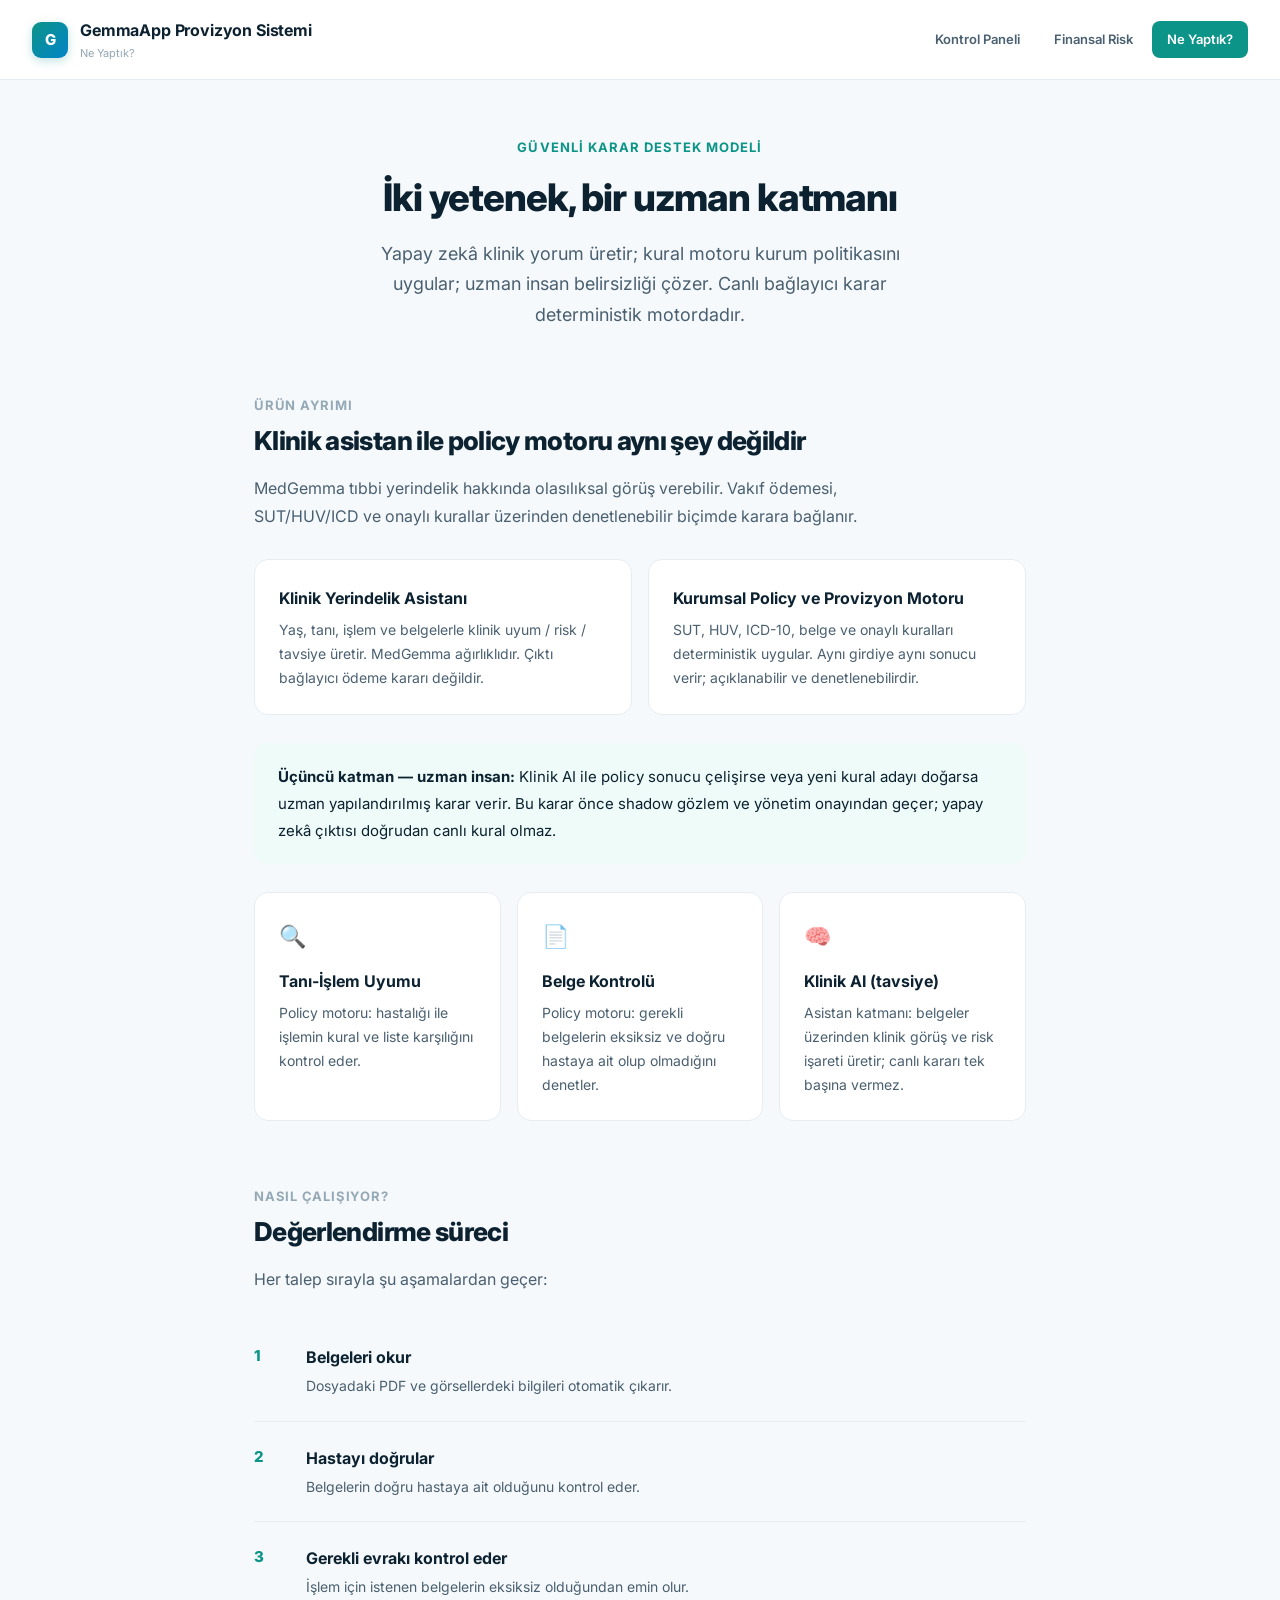
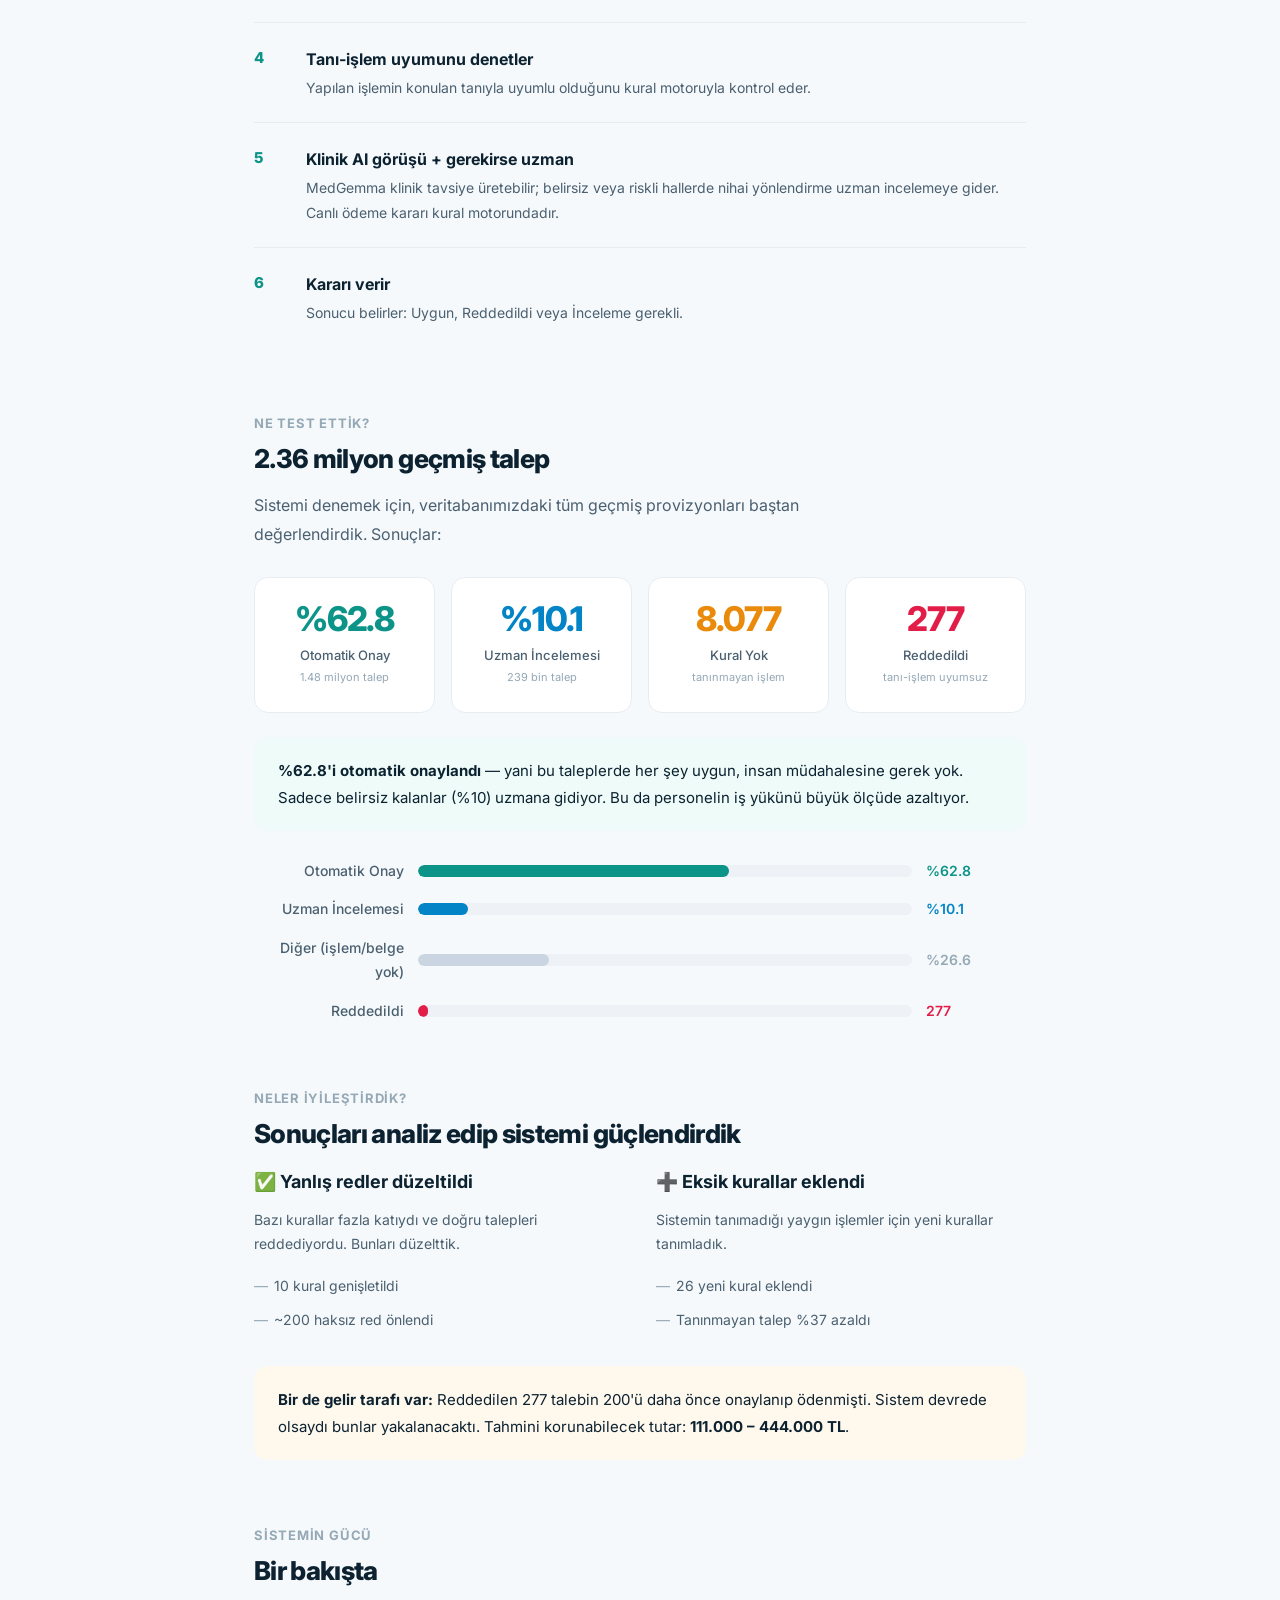
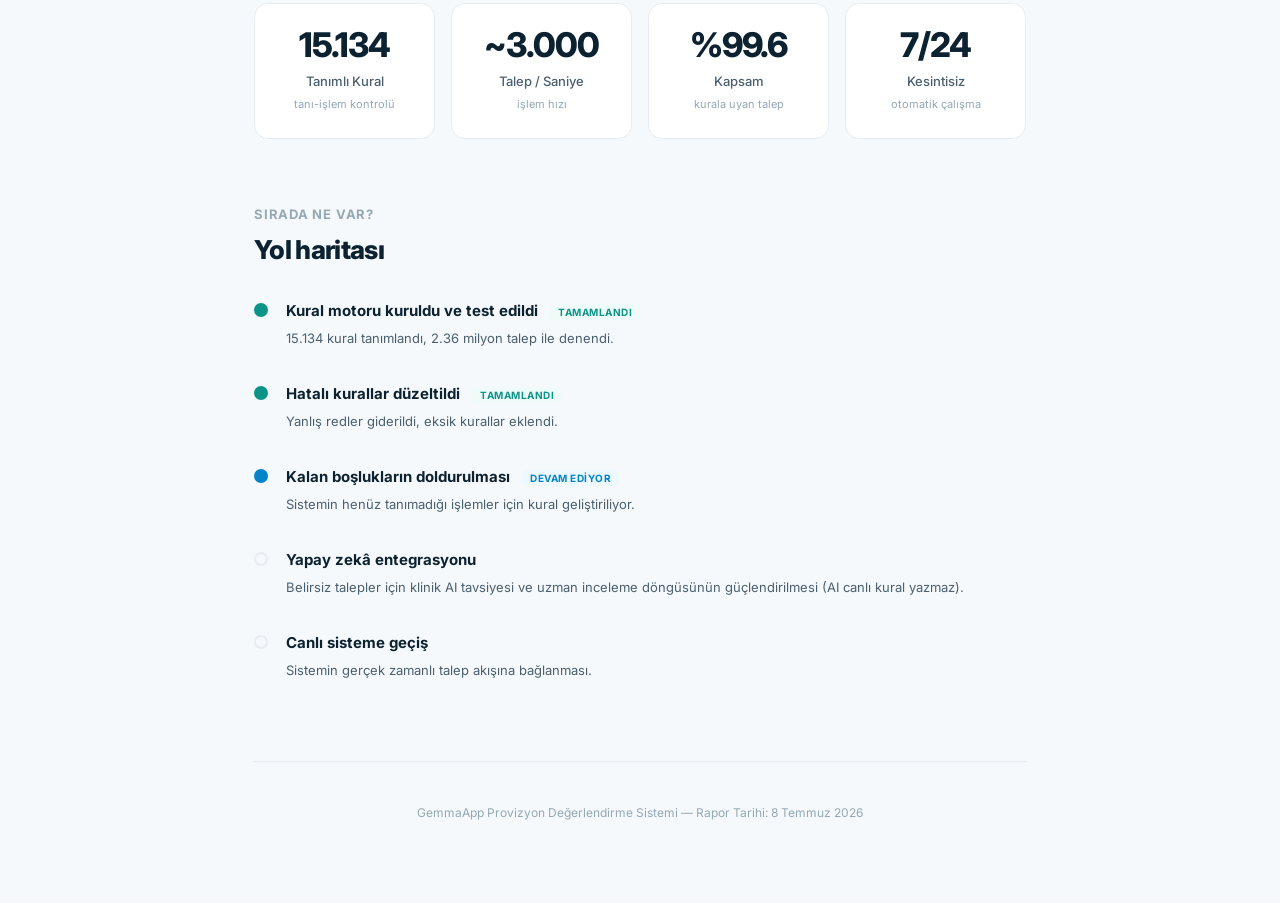
<file: provizyon/provizyon_engine/static/yonetici.html>
<!DOCTYPE html>
<html lang="tr">
<head>
<meta charset="UTF-8">
<meta name="viewport" content="width=device-width, initial-scale=1.0">
<title>Ne Yaptık?</title>
<link href="https://fonts.googleapis.com/css2?family=Inter:wght@400;500;600;700;800&display=swap" rel="stylesheet">
<style>
*{margin:0;padding:0;box-sizing:border-box}
:root{
  --bg:#f6f9fb;--card:#ffffff;--border:#e6edf2;
  --text:#0c2231;--text2:#4a6070;--text3:#94a8b5;
  --accent:#0d9488;--accent-soft:#eefbf8;
  --green:#0d9488;--green-soft:#eefbf8;
  --red:#e11d48;--red-soft:#fff1f4;
  --amber:#ea8a0b;--amber-soft:#fff8ed;
  --blue:#0284c7;--blue-soft:#eef8ff;
  --radius:14px;
}
body{background:var(--bg);color:var(--text);font-family:'Inter',system-ui,sans-serif;font-size:15px;line-height:1.75;-webkit-font-smoothing:antialiased}

.topbar{background:#fff;border-bottom:1px solid var(--border);padding:16px 32px;display:flex;align-items:center;justify-content:space-between;position:sticky;top:0;z-index:50}
.topbar-left{display:flex;align-items:center;gap:12px}
.mark{width:36px;height:36px;background:linear-gradient(135deg,#0d9488,#0284c7);border-radius:9px;display:flex;align-items:center;justify-content:center;color:#fff;font-weight:800;font-size:15px;box-shadow:0 3px 10px rgba(13,148,136,.25)}
.topbar h1{font-size:16px;font-weight:700;letter-spacing:-.01em}
.topbar-sub{font-size:11px;color:var(--text3)}
.nav{display:flex;gap:4px}
.nav a{padding:7px 15px;border-radius:8px;font-size:13px;font-weight:600;text-decoration:none;color:var(--text2);transition:.15s}
.nav a:hover{background:var(--bg)}
.nav a.active{background:var(--accent);color:#fff}

.wrap{max-width:820px;margin:0 auto;padding:56px 24px 80px}

.hero{text-align:center;margin-bottom:64px}
.hero .eyebrow{font-size:13px;font-weight:700;letter-spacing:.08em;text-transform:uppercase;color:var(--accent);margin-bottom:16px}
.hero h2{font-size:38px;font-weight:800;letter-spacing:-.03em;line-height:1.2;margin-bottom:18px}
.hero p{font-size:18px;color:var(--text2);max-width:560px;margin:0 auto;line-height:1.7}

.section{margin-bottom:64px}
.section h3{font-size:13px;font-weight:700;letter-spacing:.06em;text-transform:uppercase;color:var(--text3);margin-bottom:8px}
.section h4{font-size:26px;font-weight:800;letter-spacing:-.025em;margin-bottom:16px;line-height:1.25}
.section .lead{font-size:16px;color:var(--text2);margin-bottom:28px;line-height:1.8;max-width:640px}

.steps{display:flex;flex-direction:column;gap:0}
.step{display:flex;gap:20px;padding:22px 0;border-bottom:1px solid var(--border)}
.step:last-child{border-bottom:none}
.step-num{font-size:15px;font-weight:800;color:var(--accent);width:32px;flex-shrink:0}
.step-body h5{font-size:16px;font-weight:700;margin-bottom:3px}
.step-body p{font-size:14px;color:var(--text2)}

.cards{display:grid;grid-template-columns:1fr 1fr 1fr;gap:16px}
.cards-2{display:grid;grid-template-columns:1fr 1fr;gap:16px}
@media(max-width:640px){.cards,.cards-2{grid-template-columns:1fr}}
.tile{background:var(--card);border:1px solid var(--border);border-radius:var(--radius);padding:24px}
.tile .ico{font-size:22px;margin-bottom:12px}
.tile h5{font-size:16px;font-weight:700;margin-bottom:6px}
.tile p{font-size:14px;color:var(--text2);line-height:1.7}

.metrics{display:grid;grid-template-columns:repeat(4,1fr);gap:16px;margin-bottom:24px}
@media(max-width:640px){.metrics{grid-template-columns:1fr 1fr}}
.metric{background:var(--card);border:1px solid var(--border);border-radius:var(--radius);padding:24px;text-align:center}
.metric .num{font-size:34px;font-weight:800;letter-spacing:-.03em;line-height:1}
.metric .cap{font-size:13px;color:var(--text2);margin-top:8px;font-weight:500}
.metric .tiny{font-size:11px;color:var(--text3);margin-top:2px}
.metric.g .num{color:var(--green)}
.metric.b .num{color:var(--blue)}
.metric.a .num{color:var(--amber)}
.metric.r .num{color:var(--red)}

.note{border-radius:var(--radius);padding:20px 24px;font-size:15px;line-height:1.8}
.note.accent{background:var(--accent-soft);color:var(--text)}
.note.green{background:var(--green-soft);color:var(--text)}
.note.blue{background:var(--blue-soft);color:var(--text)}
.note.amber{background:var(--amber-soft);color:var(--text)}
.note b{font-weight:700}

.bars{display:flex;flex-direction:column;gap:14px;margin-top:8px}
.bar-row{display:flex;align-items:center;gap:14px}
.bar-name{font-size:14px;font-weight:500;width:150px;text-align:right;flex-shrink:0;color:var(--text2)}
.bar-track{flex:1;height:12px;background:#eef1f5;border-radius:999px;overflow:hidden}
.bar-fill{height:100%;border-radius:999px}
.bar-num{font-size:14px;font-weight:600;width:100px;flex-shrink:0}

.split{display:grid;grid-template-columns:1fr 1fr;gap:32px;align-items:start}
@media(max-width:640px){.split{grid-template-columns:1fr}}
.split h5{font-size:18px;font-weight:700;margin-bottom:10px;display:flex;align-items:center;gap:8px}
.split ul{list-style:none;margin-top:12px}
.split li{font-size:14px;color:var(--text2);padding:5px 0 5px 20px;position:relative}
.split li::before{content:'—';position:absolute;left:0;color:var(--text3)}

.timeline{display:flex;flex-direction:column;gap:0}
.tl{display:flex;gap:18px;padding:16px 0}
.tl-dot{width:14px;height:14px;border-radius:50%;flex-shrink:0;margin-top:5px;border:2px solid var(--border)}
.tl.done .tl-dot{background:var(--green);border-color:var(--green)}
.tl.now .tl-dot{background:var(--blue);border-color:var(--blue)}
.tl-line{position:relative}
.tl-body h5{font-size:15px;font-weight:700;margin-bottom:2px}
.tl-body p{font-size:13px;color:var(--text2)}
.tl-tag{font-size:10px;font-weight:700;text-transform:uppercase;letter-spacing:.05em;padding:2px 8px;border-radius:5px;margin-left:8px;vertical-align:middle}
.tl-tag.done{background:var(--green-soft);color:var(--green)}
.tl-tag.now{background:var(--blue-soft);color:var(--blue)}

.foot{text-align:center;padding-top:40px;border-top:1px solid var(--border);color:var(--text3);font-size:12px}
html.embedded body .topbar{display:none}
html.embedded body .wrap{padding-top:8px}
</style>
</head>
<body>

<script>if(window.self!==window.top)document.documentElement.classList.add('embedded');</script>
<div class="topbar">
  <div class="topbar-left">
    <div class="mark">G</div>
    <div>
      <h1>GemmaApp Provizyon Sistemi</h1>
      <div class="topbar-sub">Ne Yaptık?</div>
    </div>
  </div>
  <nav class="nav">
    <a href="/dashboard">Kontrol Paneli</a>
    <a href="/copilot">Finansal Risk</a>
    <a href="/dashboard/yonetici" class="active">Ne Yaptık?</a>
  </nav>
</div>

<div class="wrap">

  <!-- HERO -->
  <div class="hero">
    <div class="eyebrow">Güvenli Karar Destek Modeli</div>
    <h2>İki yetenek, bir uzman katmanı</h2>
    <p>Yapay zekâ klinik yorum üretir; kural motoru kurum politikasını uygular; uzman insan belirsizliği çözer. Canlı bağlayıcı karar deterministik motordadır.</p>
  </div>

  <!-- İKİ ÜRÜN -->
  <div class="section">
    <h3>Ürün Ayrımı</h3>
    <h4>Klinik asistan ile policy motoru aynı şey değildir</h4>
    <p class="lead">
      MedGemma tıbbi yerindelik hakkında olasılıksal görüş verebilir.
      Vakıf ödemesi, SUT/HUV/ICD ve onaylı kurallar üzerinden denetlenebilir biçimde karara bağlanır.
    </p>

    <div class="cards-2" style="margin-bottom:28px">
      <div class="tile">
        <h5>Klinik Yerindelik Asistanı</h5>
        <p>Yaş, tanı, işlem ve belgelerle klinik uyum / risk / tavsiye üretir. MedGemma ağırlıklıdır. Çıktı bağlayıcı ödeme kararı değildir.</p>
      </div>
      <div class="tile">
        <h5>Kurumsal Policy ve Provizyon Motoru</h5>
        <p>SUT, HUV, ICD-10, belge ve onaylı kuralları deterministik uygular. Aynı girdiye aynı sonucu verir; açıklanabilir ve denetlenebilirdir.</p>
      </div>
    </div>

    <div class="note accent" style="margin-bottom:28px">
      <b>Üçüncü katman — uzman insan:</b> Klinik AI ile policy sonucu çelişirse veya yeni kural adayı doğarsa uzman yapılandırılmış karar verir.
      Bu karar önce shadow gözlem ve yönetim onayından geçer; yapay zekâ çıktısı doğrudan canlı kural olmaz.
    </div>

    <div class="cards">
      <div class="tile">
        <div class="ico">🔍</div>
        <h5>Tanı-İşlem Uyumu</h5>
        <p>Policy motoru: hastalığı ile işlemin kural ve liste karşılığını kontrol eder.</p>
      </div>
      <div class="tile">
        <div class="ico">📄</div>
        <h5>Belge Kontrolü</h5>
        <p>Policy motoru: gerekli belgelerin eksiksiz ve doğru hastaya ait olup olmadığını denetler.</p>
      </div>
      <div class="tile">
        <div class="ico">🧠</div>
        <h5>Klinik AI (tavsiye)</h5>
        <p>Asistan katmanı: belgeler üzerinden klinik görüş ve risk işareti üretir; canlı kararı tek başına vermez.</p>
      </div>
    </div>
  </div>

  <!-- SÜREÇ -->
  <div class="section">
    <h3>Nasıl Çalışıyor?</h3>
    <h4>Değerlendirme süreci</h4>
    <p class="lead">Her talep sırayla şu aşamalardan geçer:</p>

    <div class="steps">
      <div class="step">
        <div class="step-num">1</div>
        <div class="step-body">
          <h5>Belgeleri okur</h5>
          <p>Dosyadaki PDF ve görsellerdeki bilgileri otomatik çıkarır.</p>
        </div>
      </div>
      <div class="step">
        <div class="step-num">2</div>
        <div class="step-body">
          <h5>Hastayı doğrular</h5>
          <p>Belgelerin doğru hastaya ait olduğunu kontrol eder.</p>
        </div>
      </div>
      <div class="step">
        <div class="step-num">3</div>
        <div class="step-body">
          <h5>Gerekli evrakı kontrol eder</h5>
          <p>İşlem için istenen belgelerin eksiksiz olduğundan emin olur.</p>
        </div>
      </div>
      <div class="step">
        <div class="step-num">4</div>
        <div class="step-body">
          <h5>Tanı-işlem uyumunu denetler</h5>
          <p>Yapılan işlemin konulan tanıyla uyumlu olduğunu kural motoruyla kontrol eder.</p>
        </div>
      </div>
      <div class="step">
        <div class="step-num">5</div>
        <div class="step-body">
          <h5>Klinik AI görüşü + gerekirse uzman</h5>
          <p>MedGemma klinik tavsiye üretebilir; belirsiz veya riskli hallerde nihai yönlendirme uzman incelemeye gider. Canlı ödeme kararı kural motorundadır.</p>
        </div>
      </div>
      <div class="step">
        <div class="step-num">6</div>
        <div class="step-body">
          <h5>Kararı verir</h5>
          <p>Sonucu belirler: Uygun, Reddedildi veya İnceleme gerekli.</p>
        </div>
      </div>
    </div>
  </div>

  <!-- SONUÇLAR -->
  <div class="section">
    <h3>Ne Test Ettik?</h3>
    <h4>2.36 milyon geçmiş talep</h4>
    <p class="lead">
      Sistemi denemek için, veritabanımızdaki tüm geçmiş provizyonları baştan değerlendirdik. Sonuçlar:
    </p>

    <div class="metrics">
      <div class="metric g">
        <div class="num">%62.8</div>
        <div class="cap">Otomatik Onay</div>
        <div class="tiny">1.48 milyon talep</div>
      </div>
      <div class="metric b">
        <div class="num">%10.1</div>
        <div class="cap">Uzman İncelemesi</div>
        <div class="tiny">239 bin talep</div>
      </div>
      <div class="metric a">
        <div class="num">8.077</div>
        <div class="cap">Kural Yok</div>
        <div class="tiny">tanınmayan işlem</div>
      </div>
      <div class="metric r">
        <div class="num">277</div>
        <div class="cap">Reddedildi</div>
        <div class="tiny">tanı-işlem uyumsuz</div>
      </div>
    </div>

    <div class="note green">
      <b>%62.8'i otomatik onaylandı</b> — yani bu taleplerde her şey uygun, insan müdahalesine gerek yok.
      Sadece belirsiz kalanlar (%10) uzmana gidiyor. Bu da personelin iş yükünü büyük ölçüde azaltıyor.
    </div>

    <div style="margin-top:28px">
      <div class="bars">
        <div class="bar-row">
          <span class="bar-name">Otomatik Onay</span>
          <div class="bar-track"><div class="bar-fill" style="width:63%;background:var(--green)"></div></div>
          <span class="bar-num" style="color:var(--green)">%62.8</span>
        </div>
        <div class="bar-row">
          <span class="bar-name">Uzman İncelemesi</span>
          <div class="bar-track"><div class="bar-fill" style="width:10.1%;background:var(--blue)"></div></div>
          <span class="bar-num" style="color:var(--blue)">%10.1</span>
        </div>
        <div class="bar-row">
          <span class="bar-name">Diğer (işlem/belge yok)</span>
          <div class="bar-track"><div class="bar-fill" style="width:26.6%;background:#cbd5e1"></div></div>
          <span class="bar-num" style="color:var(--text3)">%26.6</span>
        </div>
        <div class="bar-row">
          <span class="bar-name">Reddedildi</span>
          <div class="bar-track"><div class="bar-fill" style="width:2%;background:var(--red)"></div></div>
          <span class="bar-num" style="color:var(--red)">277</span>
        </div>
      </div>
    </div>
  </div>

  <!-- İYİLEŞTİRMELER -->
  <div class="section">
    <h3>Neler İyileştirdik?</h3>
    <h4>Sonuçları analiz edip sistemi güçlendirdik</h4>

    <div class="split">
      <div>
        <h5>✅ Yanlış redler düzeltildi</h5>
        <p style="font-size:14px;color:var(--text2)">Bazı kurallar fazla katıydı ve doğru talepleri reddediyordu. Bunları düzelttik.</p>
        <ul>
          <li>10 kural genişletildi</li>
          <li>~200 haksız red önlendi</li>
        </ul>
      </div>
      <div>
        <h5>➕ Eksik kurallar eklendi</h5>
        <p style="font-size:14px;color:var(--text2)">Sistemin tanımadığı yaygın işlemler için yeni kurallar tanımladık.</p>
        <ul>
          <li>26 yeni kural eklendi</li>
          <li>Tanınmayan talep %37 azaldı</li>
        </ul>
      </div>
    </div>

    <div class="note amber" style="margin-top:28px">
      <b>Bir de gelir tarafı var:</b> Reddedilen 277 talebin 200'ü daha önce onaylanıp ödenmişti.
      Sistem devrede olsaydı bunlar yakalanacaktı. Tahmini korunabilecek tutar: <b>111.000 – 444.000 TL</b>.
    </div>
  </div>

  <!-- ÖZET RAKAMLAR -->
  <div class="section">
    <h3>Sistemin Gücü</h3>
    <h4>Bir bakışta</h4>

    <div class="metrics">
      <div class="metric">
        <div class="num">15.134</div>
        <div class="cap">Tanımlı Kural</div>
        <div class="tiny">tanı-işlem kontrolü</div>
      </div>
      <div class="metric">
        <div class="num">~3.000</div>
        <div class="cap">Talep / Saniye</div>
        <div class="tiny">işlem hızı</div>
      </div>
      <div class="metric">
        <div class="num">%99.6</div>
        <div class="cap">Kapsam</div>
        <div class="tiny">kurala uyan talep</div>
      </div>
      <div class="metric">
        <div class="num">7/24</div>
        <div class="cap">Kesintisiz</div>
        <div class="tiny">otomatik çalışma</div>
      </div>
    </div>
  </div>

  <!-- YOL HARİTASI -->
  <div class="section">
    <h3>Sırada Ne Var?</h3>
    <h4>Yol haritası</h4>

    <div class="timeline">
      <div class="tl done">
        <div class="tl-dot"></div>
        <div class="tl-body">
          <h5>Kural motoru kuruldu ve test edildi <span class="tl-tag done">Tamamlandı</span></h5>
          <p>15.134 kural tanımlandı, 2.36 milyon talep ile denendi.</p>
        </div>
      </div>
      <div class="tl done">
        <div class="tl-dot"></div>
        <div class="tl-body">
          <h5>Hatalı kurallar düzeltildi <span class="tl-tag done">Tamamlandı</span></h5>
          <p>Yanlış redler giderildi, eksik kurallar eklendi.</p>
        </div>
      </div>
      <div class="tl now">
        <div class="tl-dot"></div>
        <div class="tl-body">
          <h5>Kalan boşlukların doldurulması <span class="tl-tag now">Devam Ediyor</span></h5>
          <p>Sistemin henüz tanımadığı işlemler için kural geliştiriliyor.</p>
        </div>
      </div>
      <div class="tl">
        <div class="tl-dot"></div>
        <div class="tl-body">
          <h5>Yapay zekâ entegrasyonu</h5>
          <p>Belirsiz talepler için klinik AI tavsiyesi ve uzman inceleme döngüsünün güçlendirilmesi (AI canlı kural yazmaz).</p>
        </div>
      </div>
      <div class="tl">
        <div class="tl-dot"></div>
        <div class="tl-body">
          <h5>Canlı sisteme geçiş</h5>
          <p>Sistemin gerçek zamanlı talep akışına bağlanması.</p>
        </div>
      </div>
    </div>
  </div>

  <div class="foot">
    GemmaApp Provizyon Değerlendirme Sistemi — Rapor Tarihi: 8 Temmuz 2026
  </div>

</div>
</body>
</html>
</file>
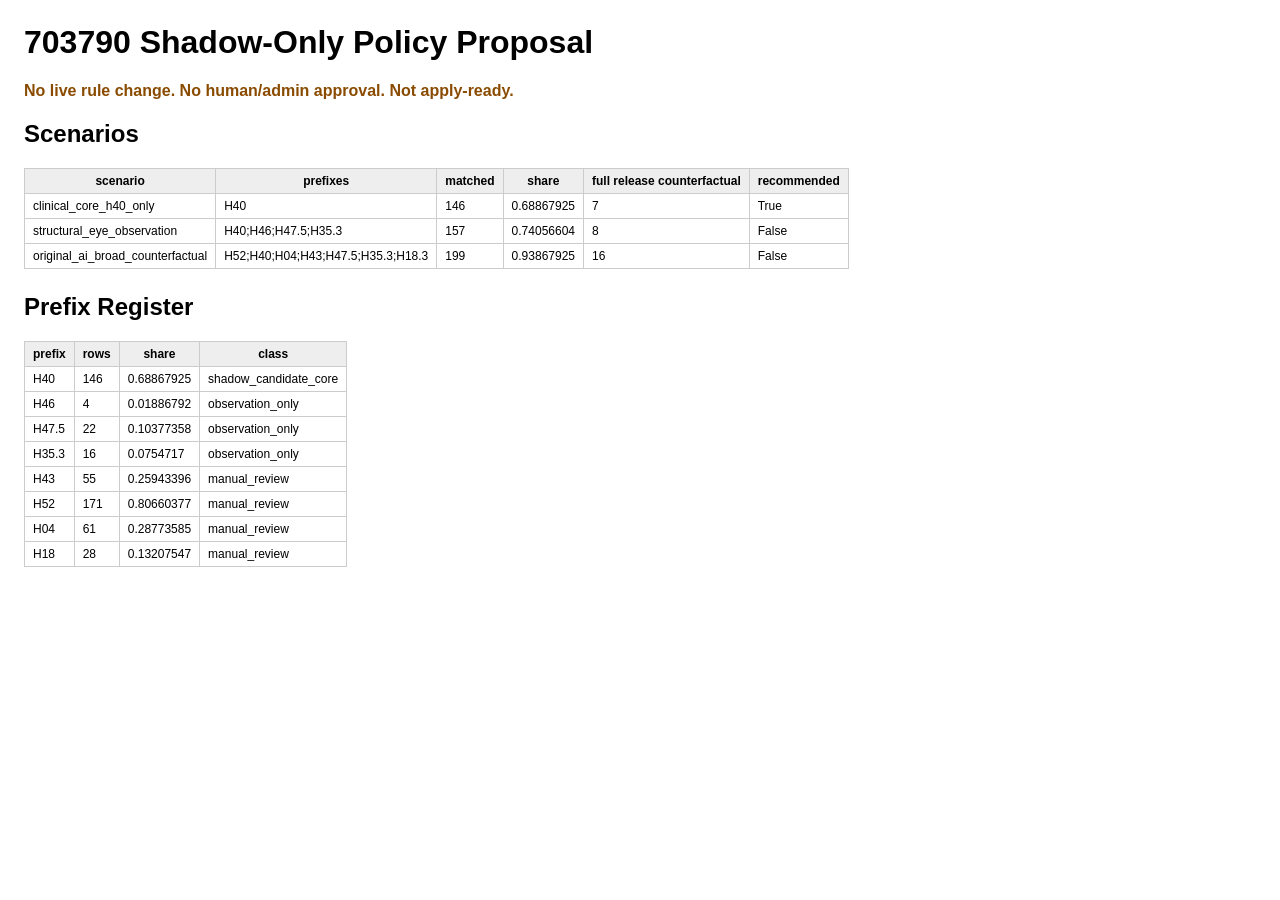
<file: data/handoffs/review_reduction_dgx_transfer_bundle_20260709/artifacts/review_reduction_703790_shadow_policy_proposal_20260720/703790_shadow_policy_dashboard.html>
<!doctype html><html><head><meta charset='utf-8'><title>703790 Shadow Proposal</title><style>body{font-family:Arial;margin:24px}table{border-collapse:collapse;margin-bottom:24px}td,th{border:1px solid #ccc;padding:5px 8px;font-size:12px}th{background:#eee}.warn{color:#8a4b00;font-weight:bold}</style></head><body><h1>703790 Shadow-Only Policy Proposal</h1><p class='warn'>No live rule change. No human/admin approval. Not apply-ready.</p><h2>Scenarios</h2><table><tr><th>scenario</th><th>prefixes</th><th>matched</th><th>share</th><th>full release counterfactual</th><th>recommended</th></tr><tr><td>clinical_core_h40_only</td><td>H40</td><td>146</td><td>0.68867925</td><td>7</td><td>True</td></tr><tr><td>structural_eye_observation</td><td>H40;H46;H47.5;H35.3</td><td>157</td><td>0.74056604</td><td>8</td><td>False</td></tr><tr><td>original_ai_broad_counterfactual</td><td>H52;H40;H04;H43;H47.5;H35.3;H18.3</td><td>199</td><td>0.93867925</td><td>16</td><td>False</td></tr></table><h2>Prefix Register</h2><table><tr><th>prefix</th><th>rows</th><th>share</th><th>class</th></tr><tr><td>H40</td><td>146</td><td>0.68867925</td><td>shadow_candidate_core</td></tr><tr><td>H46</td><td>4</td><td>0.01886792</td><td>observation_only</td></tr><tr><td>H47.5</td><td>22</td><td>0.10377358</td><td>observation_only</td></tr><tr><td>H35.3</td><td>16</td><td>0.0754717</td><td>observation_only</td></tr><tr><td>H43</td><td>55</td><td>0.25943396</td><td>manual_review</td></tr><tr><td>H52</td><td>171</td><td>0.80660377</td><td>manual_review</td></tr><tr><td>H04</td><td>61</td><td>0.28773585</td><td>manual_review</td></tr><tr><td>H18</td><td>28</td><td>0.13207547</td><td>manual_review</td></tr></table></body></html>
</file>
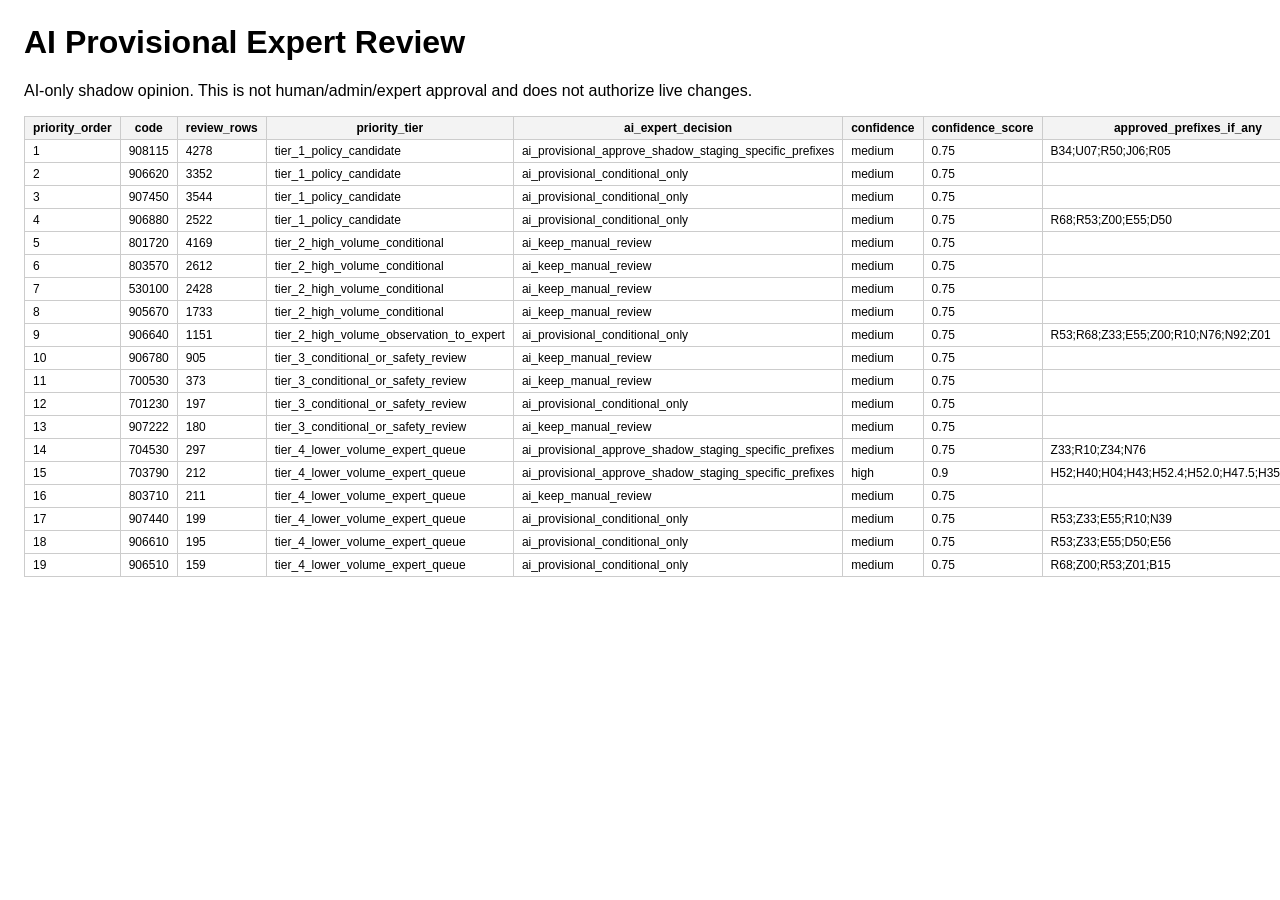
<file: data/handoffs/review_reduction_dgx_transfer_bundle_20260709/artifacts/review_reduction_ai_provisional_expert_review_20260709/ai_provisional_expert_review_dashboard.html>
<!doctype html><html><head><meta charset='utf-8'><title>AI Provisional Expert Review</title><style>body{font-family:Arial,sans-serif;margin:24px}table{border-collapse:collapse}td,th{border:1px solid #ccc;padding:4px 8px;font-size:12px}th{background:#f3f3f3}</style></head><body><h1>AI Provisional Expert Review</h1><p>AI-only shadow opinion. This is not human/admin/expert approval and does not authorize live changes.</p><table><thead><tr><th>priority_order</th><th>code</th><th>review_rows</th><th>priority_tier</th><th>ai_expert_decision</th><th>confidence</th><th>confidence_score</th><th>approved_prefixes_if_any</th><th>prefixes_requiring_manual_review</th></tr></thead><tbody><tr><td>1</td><td>908115</td><td>4278</td><td>tier_1_policy_candidate</td><td>ai_provisional_approve_shadow_staging_specific_prefixes</td><td>medium</td><td>0.75</td><td>B34;U07;R50;J06;R05</td><td></td></tr><tr><td>2</td><td>906620</td><td>3352</td><td>tier_1_policy_candidate</td><td>ai_provisional_conditional_only</td><td>medium</td><td>0.75</td><td></td><td>R53;R68;Z00;E55;Z33</td></tr><tr><td>3</td><td>907450</td><td>3544</td><td>tier_1_policy_candidate</td><td>ai_provisional_conditional_only</td><td>medium</td><td>0.75</td><td></td><td>R53;R68;Z33;Z00;E55</td></tr><tr><td>4</td><td>906880</td><td>2522</td><td>tier_1_policy_candidate</td><td>ai_provisional_conditional_only</td><td>medium</td><td>0.75</td><td>R68;R53;Z00;E55;D50</td><td>R68;R53;Z00;E55;D50</td></tr><tr><td>5</td><td>801720</td><td>4169</td><td>tier_2_high_volume_conditional</td><td>ai_keep_manual_review</td><td>medium</td><td>0.75</td><td></td><td>J;R;E;K;M;D50-D89;I;N</td></tr><tr><td>6</td><td>803570</td><td>2612</td><td>tier_2_high_volume_conditional</td><td>ai_keep_manual_review</td><td>medium</td><td>0.75</td><td></td><td>R10;E55;R11;N39;R53;K21;R50;J06;K30;A09</td></tr><tr><td>7</td><td>530100</td><td>2428</td><td>tier_2_high_volume_conditional</td><td>ai_keep_manual_review</td><td>medium</td><td>0.75</td><td></td><td>R07;I10;R00;R11;E55;R06;R10;R53;M79</td></tr><tr><td>8</td><td>905670</td><td>1733</td><td>tier_2_high_volume_conditional</td><td>ai_keep_manual_review</td><td>medium</td><td>0.75</td><td></td><td>J06;R68;J39;J03;E55;J00;J11;R50;R05;J30</td></tr><tr><td>9</td><td>906640</td><td>1151</td><td>tier_2_high_volume_observation_to_expert</td><td>ai_provisional_conditional_only</td><td>medium</td><td>0.75</td><td>R53;R68;Z33;E55;Z00;R10;N76;N92;Z01</td><td></td></tr><tr><td>10</td><td>906780</td><td>905</td><td>tier_3_conditional_or_safety_review</td><td>ai_keep_manual_review</td><td>medium</td><td>0.75</td><td></td><td>R68;R53;E55.9;M25.5;Z00.0;M35.9;M79.1;M06.9;M35.0;M45.9</td></tr><tr><td>11</td><td>700530</td><td>373</td><td>tier_3_conditional_or_safety_review</td><td>ai_keep_manual_review</td><td>medium</td><td>0.75</td><td></td><td>R07;I10;R06;R00;I25;E55;I49;R10;I20</td></tr><tr><td>12</td><td>701230</td><td>197</td><td>tier_3_conditional_or_safety_review</td><td>ai_provisional_conditional_only</td><td>medium</td><td>0.75</td><td></td><td>R05;R06;J30;E55;R53;J01;R07;J45;J18</td></tr><tr><td>13</td><td>907222</td><td>180</td><td>tier_3_conditional_or_safety_review</td><td>ai_keep_manual_review</td><td>medium</td><td>0.75</td><td></td><td>Z00;R05;J06;R50;J18</td></tr><tr><td>14</td><td>704530</td><td>297</td><td>tier_4_lower_volume_expert_queue</td><td>ai_provisional_approve_shadow_staging_specific_prefixes</td><td>medium</td><td>0.75</td><td>Z33;R10;Z34;N76</td><td></td></tr><tr><td>15</td><td>703790</td><td>212</td><td>tier_4_lower_volume_expert_queue</td><td>ai_provisional_approve_shadow_staging_specific_prefixes</td><td>high</td><td>0.9</td><td>H52;H40;H04;H43;H52.4;H52.0;H47.5;H35.3;H18.3</td><td></td></tr><tr><td>16</td><td>803710</td><td>211</td><td>tier_4_lower_volume_expert_queue</td><td>ai_keep_manual_review</td><td>medium</td><td>0.75</td><td></td><td>Z33;Z34;Z35;R10;E55</td></tr><tr><td>17</td><td>907440</td><td>199</td><td>tier_4_lower_volume_expert_queue</td><td>ai_provisional_conditional_only</td><td>medium</td><td>0.75</td><td>R53;Z33;E55;R10;N39</td><td>D76;R50;D50;E03;Z34</td></tr><tr><td>18</td><td>906610</td><td>195</td><td>tier_4_lower_volume_expert_queue</td><td>ai_provisional_conditional_only</td><td>medium</td><td>0.75</td><td>R53;Z33;E55;D50;E56</td><td>Z34;N39.0;J30.2;D76.0</td></tr><tr><td>19</td><td>906510</td><td>159</td><td>tier_4_lower_volume_expert_queue</td><td>ai_provisional_conditional_only</td><td>medium</td><td>0.75</td><td>R68;Z00;R53;Z01;B15</td><td>E55;G35;E78;B18;Z34</td></tr></tbody></table></body></html>
</file>
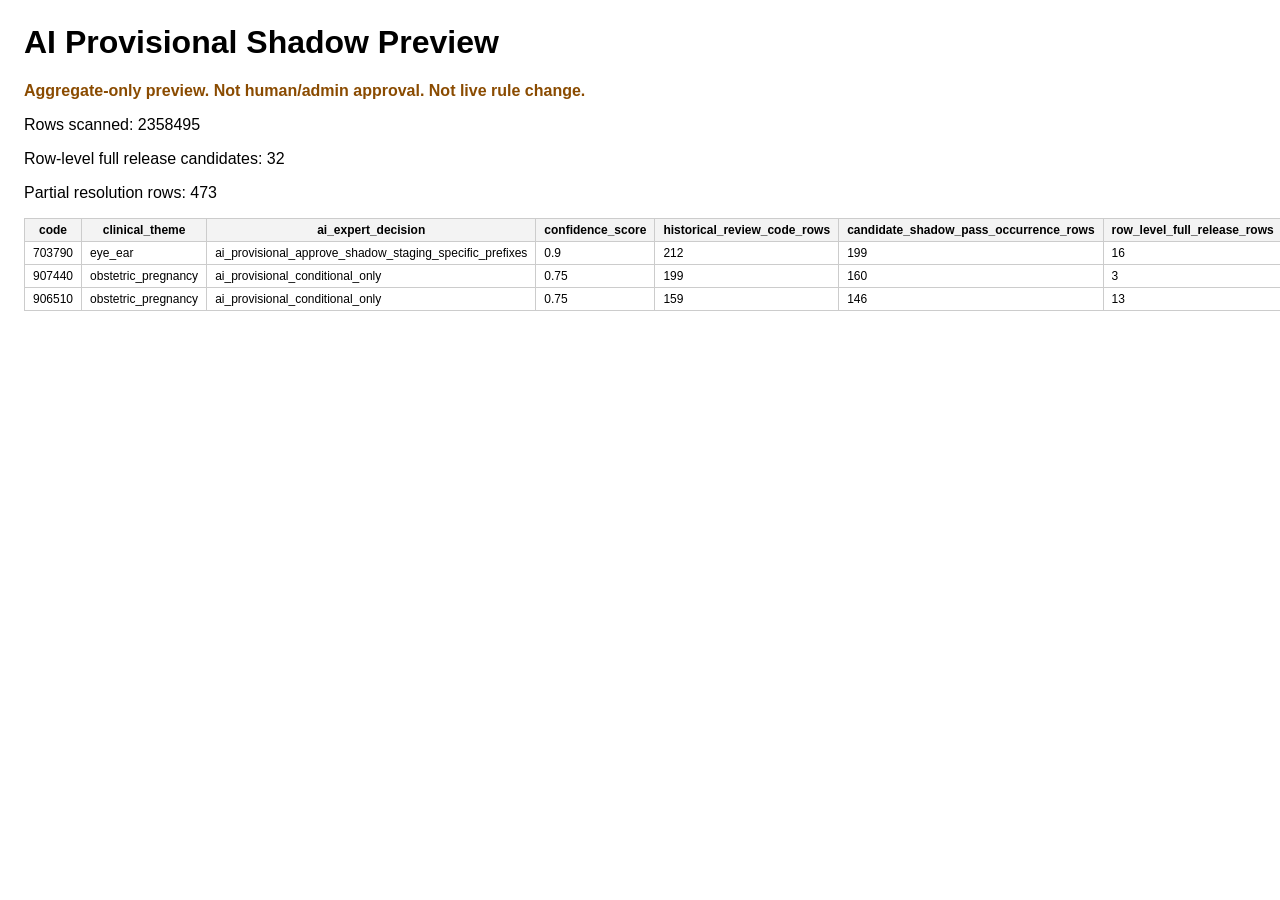
<file: data/handoffs/review_reduction_dgx_transfer_bundle_20260709/artifacts/review_reduction_ai_provisional_shadow_preview_20260709/ai_provisional_shadow_preview_dashboard.html>
<!doctype html><html><head><meta charset='utf-8'><title>AI Provisional Shadow Preview</title><style>body{font-family:Arial,sans-serif;margin:24px}table{border-collapse:collapse}td,th{border:1px solid #ccc;padding:4px 8px;font-size:12px}th{background:#f3f3f3}.warn{color:#8a4b00;font-weight:bold}</style></head><body><h1>AI Provisional Shadow Preview</h1><p class='warn'>Aggregate-only preview. Not human/admin approval. Not live rule change.</p><p>Rows scanned: 2358495</p><p>Row-level full release candidates: 32</p><p>Partial resolution rows: 473</p><table><thead><tr><th>code</th><th>clinical_theme</th><th>ai_expert_decision</th><th>confidence_score</th><th>historical_review_code_rows</th><th>candidate_shadow_pass_occurrence_rows</th><th>row_level_full_release_rows</th><th>row_level_partial_resolution_rows</th></tr></thead><tbody><tr><td>703790</td><td>eye_ear</td><td>ai_provisional_approve_shadow_staging_specific_prefixes</td><td>0.9</td><td>212</td><td>199</td><td>16</td><td>183</td></tr><tr><td>907440</td><td>obstetric_pregnancy</td><td>ai_provisional_conditional_only</td><td>0.75</td><td>199</td><td>160</td><td>3</td><td>157</td></tr><tr><td>906510</td><td>obstetric_pregnancy</td><td>ai_provisional_conditional_only</td><td>0.75</td><td>159</td><td>146</td><td>13</td><td>133</td></tr></tbody></table></body></html>
</file>
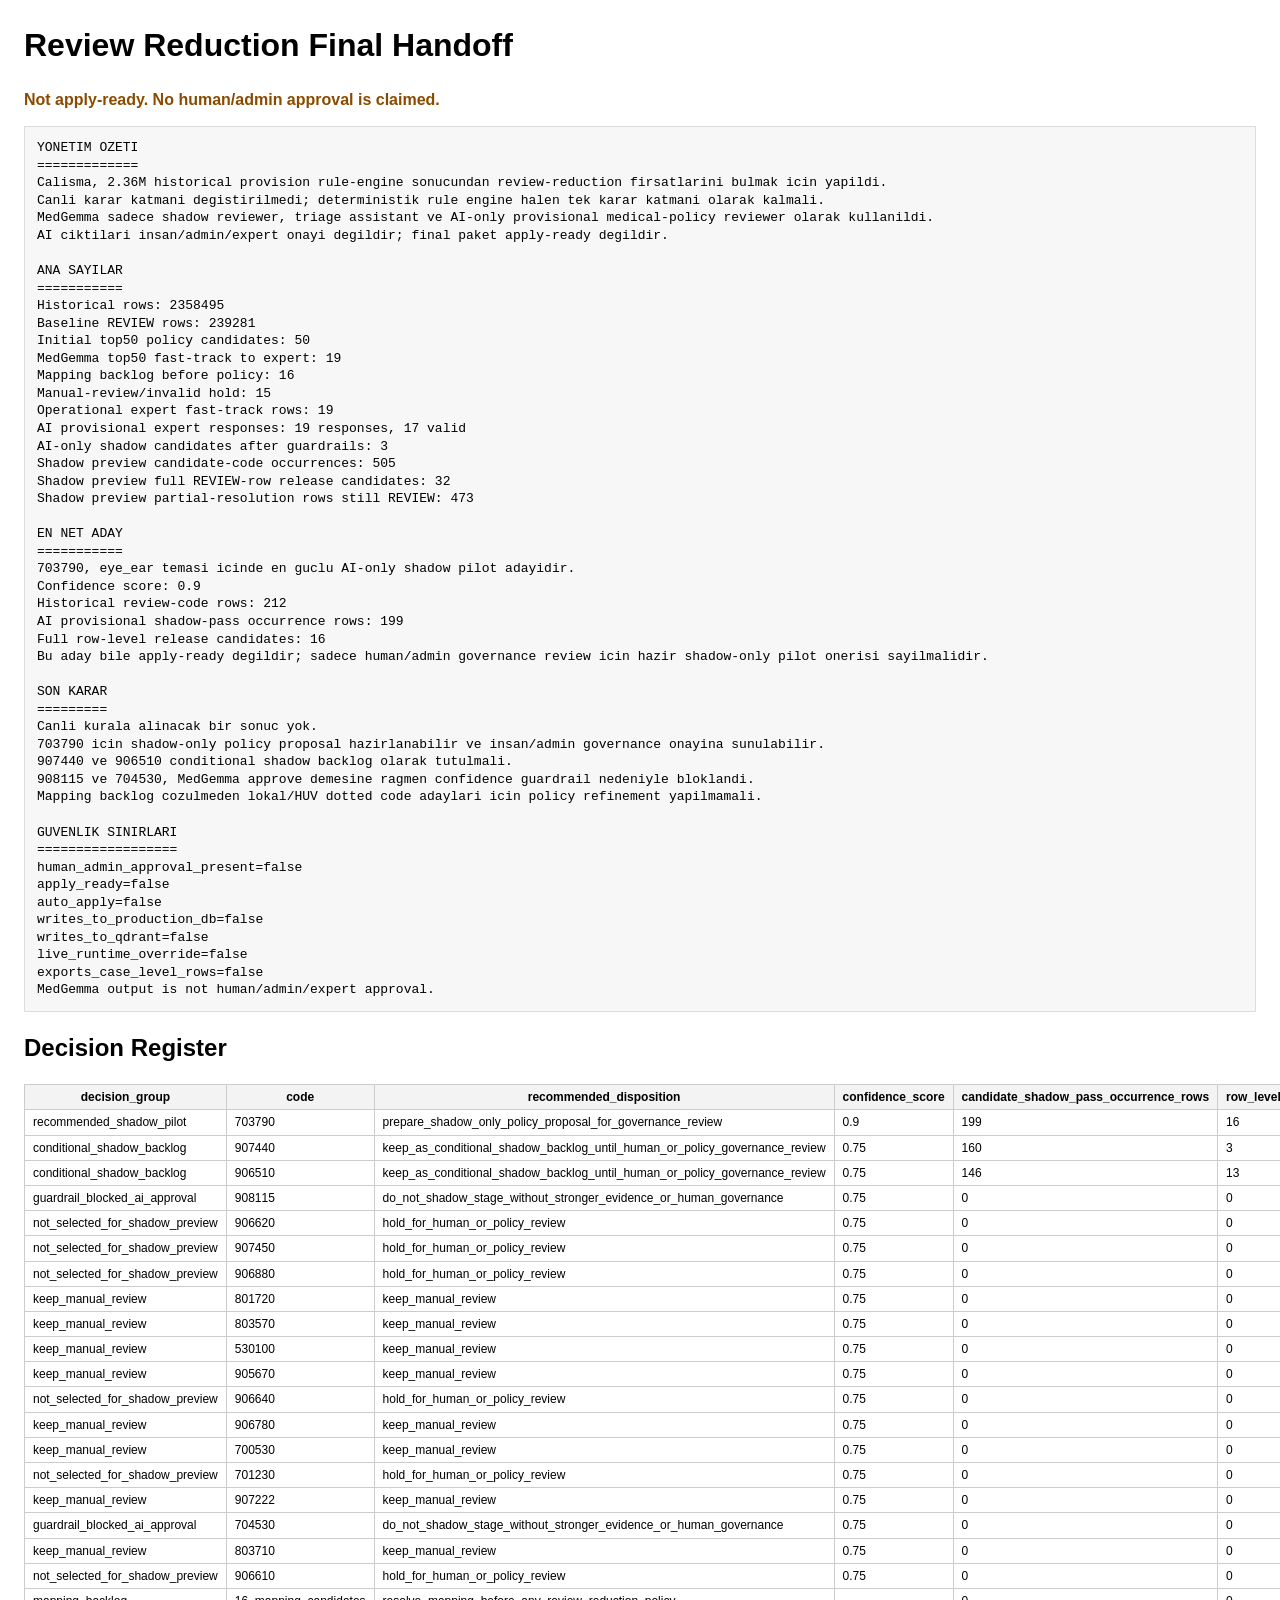
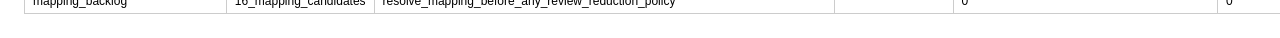
<file: data/handoffs/review_reduction_dgx_transfer_bundle_20260709/artifacts/review_reduction_final_handoff_20260709/final_handoff_dashboard.html>
<!doctype html><html><head><meta charset='utf-8'><title>Review Reduction Final Handoff</title><style>body{font-family:Arial,sans-serif;margin:24px;line-height:1.35}pre{white-space:pre-wrap;background:#f7f7f7;padding:12px;border:1px solid #ddd}table{border-collapse:collapse}td,th{border:1px solid #ccc;padding:4px 8px;font-size:12px}th{background:#f3f3f3}.warn{color:#8a4b00;font-weight:bold}</style></head><body><h1>Review Reduction Final Handoff</h1><p class='warn'>Not apply-ready. No human/admin approval is claimed.</p><pre>YONETIM OZETI
=============
Calisma, 2.36M historical provision rule-engine sonucundan review-reduction firsatlarini bulmak icin yapildi.
Canli karar katmani degistirilmedi; deterministik rule engine halen tek karar katmani olarak kalmali.
MedGemma sadece shadow reviewer, triage assistant ve AI-only provisional medical-policy reviewer olarak kullanildi.
AI ciktilari insan/admin/expert onayi degildir; final paket apply-ready degildir.

ANA SAYILAR
===========
Historical rows: 2358495
Baseline REVIEW rows: 239281
Initial top50 policy candidates: 50
MedGemma top50 fast-track to expert: 19
Mapping backlog before policy: 16
Manual-review/invalid hold: 15
Operational expert fast-track rows: 19
AI provisional expert responses: 19 responses, 17 valid
AI-only shadow candidates after guardrails: 3
Shadow preview candidate-code occurrences: 505
Shadow preview full REVIEW-row release candidates: 32
Shadow preview partial-resolution rows still REVIEW: 473

EN NET ADAY
===========
703790, eye_ear temasi icinde en guclu AI-only shadow pilot adayidir.
Confidence score: 0.9
Historical review-code rows: 212
AI provisional shadow-pass occurrence rows: 199
Full row-level release candidates: 16
Bu aday bile apply-ready degildir; sadece human/admin governance review icin hazir shadow-only pilot onerisi sayilmalidir.

SON KARAR
=========
Canli kurala alinacak bir sonuc yok.
703790 icin shadow-only policy proposal hazirlanabilir ve insan/admin governance onayina sunulabilir.
907440 ve 906510 conditional shadow backlog olarak tutulmali.
908115 ve 704530, MedGemma approve demesine ragmen confidence guardrail nedeniyle bloklandi.
Mapping backlog cozulmeden lokal/HUV dotted code adaylari icin policy refinement yapilmamali.

GUVENLIK SINIRLARI
==================
human_admin_approval_present=false
apply_ready=false
auto_apply=false
writes_to_production_db=false
writes_to_qdrant=false
live_runtime_override=false
exports_case_level_rows=false
MedGemma output is not human/admin/expert approval.
</pre><h2>Decision Register</h2><table><thead><tr><th>decision_group</th><th>code</th><th>recommended_disposition</th><th>confidence_score</th><th>candidate_shadow_pass_occurrence_rows</th><th>row_level_full_release_rows</th></tr></thead><tbody><tr><td>recommended_shadow_pilot</td><td>703790</td><td>prepare_shadow_only_policy_proposal_for_governance_review</td><td>0.9</td><td>199</td><td>16</td></tr><tr><td>conditional_shadow_backlog</td><td>907440</td><td>keep_as_conditional_shadow_backlog_until_human_or_policy_governance_review</td><td>0.75</td><td>160</td><td>3</td></tr><tr><td>conditional_shadow_backlog</td><td>906510</td><td>keep_as_conditional_shadow_backlog_until_human_or_policy_governance_review</td><td>0.75</td><td>146</td><td>13</td></tr><tr><td>guardrail_blocked_ai_approval</td><td>908115</td><td>do_not_shadow_stage_without_stronger_evidence_or_human_governance</td><td>0.75</td><td>0</td><td>0</td></tr><tr><td>not_selected_for_shadow_preview</td><td>906620</td><td>hold_for_human_or_policy_review</td><td>0.75</td><td>0</td><td>0</td></tr><tr><td>not_selected_for_shadow_preview</td><td>907450</td><td>hold_for_human_or_policy_review</td><td>0.75</td><td>0</td><td>0</td></tr><tr><td>not_selected_for_shadow_preview</td><td>906880</td><td>hold_for_human_or_policy_review</td><td>0.75</td><td>0</td><td>0</td></tr><tr><td>keep_manual_review</td><td>801720</td><td>keep_manual_review</td><td>0.75</td><td>0</td><td>0</td></tr><tr><td>keep_manual_review</td><td>803570</td><td>keep_manual_review</td><td>0.75</td><td>0</td><td>0</td></tr><tr><td>keep_manual_review</td><td>530100</td><td>keep_manual_review</td><td>0.75</td><td>0</td><td>0</td></tr><tr><td>keep_manual_review</td><td>905670</td><td>keep_manual_review</td><td>0.75</td><td>0</td><td>0</td></tr><tr><td>not_selected_for_shadow_preview</td><td>906640</td><td>hold_for_human_or_policy_review</td><td>0.75</td><td>0</td><td>0</td></tr><tr><td>keep_manual_review</td><td>906780</td><td>keep_manual_review</td><td>0.75</td><td>0</td><td>0</td></tr><tr><td>keep_manual_review</td><td>700530</td><td>keep_manual_review</td><td>0.75</td><td>0</td><td>0</td></tr><tr><td>not_selected_for_shadow_preview</td><td>701230</td><td>hold_for_human_or_policy_review</td><td>0.75</td><td>0</td><td>0</td></tr><tr><td>keep_manual_review</td><td>907222</td><td>keep_manual_review</td><td>0.75</td><td>0</td><td>0</td></tr><tr><td>guardrail_blocked_ai_approval</td><td>704530</td><td>do_not_shadow_stage_without_stronger_evidence_or_human_governance</td><td>0.75</td><td>0</td><td>0</td></tr><tr><td>keep_manual_review</td><td>803710</td><td>keep_manual_review</td><td>0.75</td><td>0</td><td>0</td></tr><tr><td>not_selected_for_shadow_preview</td><td>906610</td><td>hold_for_human_or_policy_review</td><td>0.75</td><td>0</td><td>0</td></tr><tr><td>mapping_backlog</td><td>16_mapping_candidates</td><td>resolve_mapping_before_any_review_reduction_policy</td><td></td><td>0</td><td>0</td></tr></tbody></table></body></html>
</file>
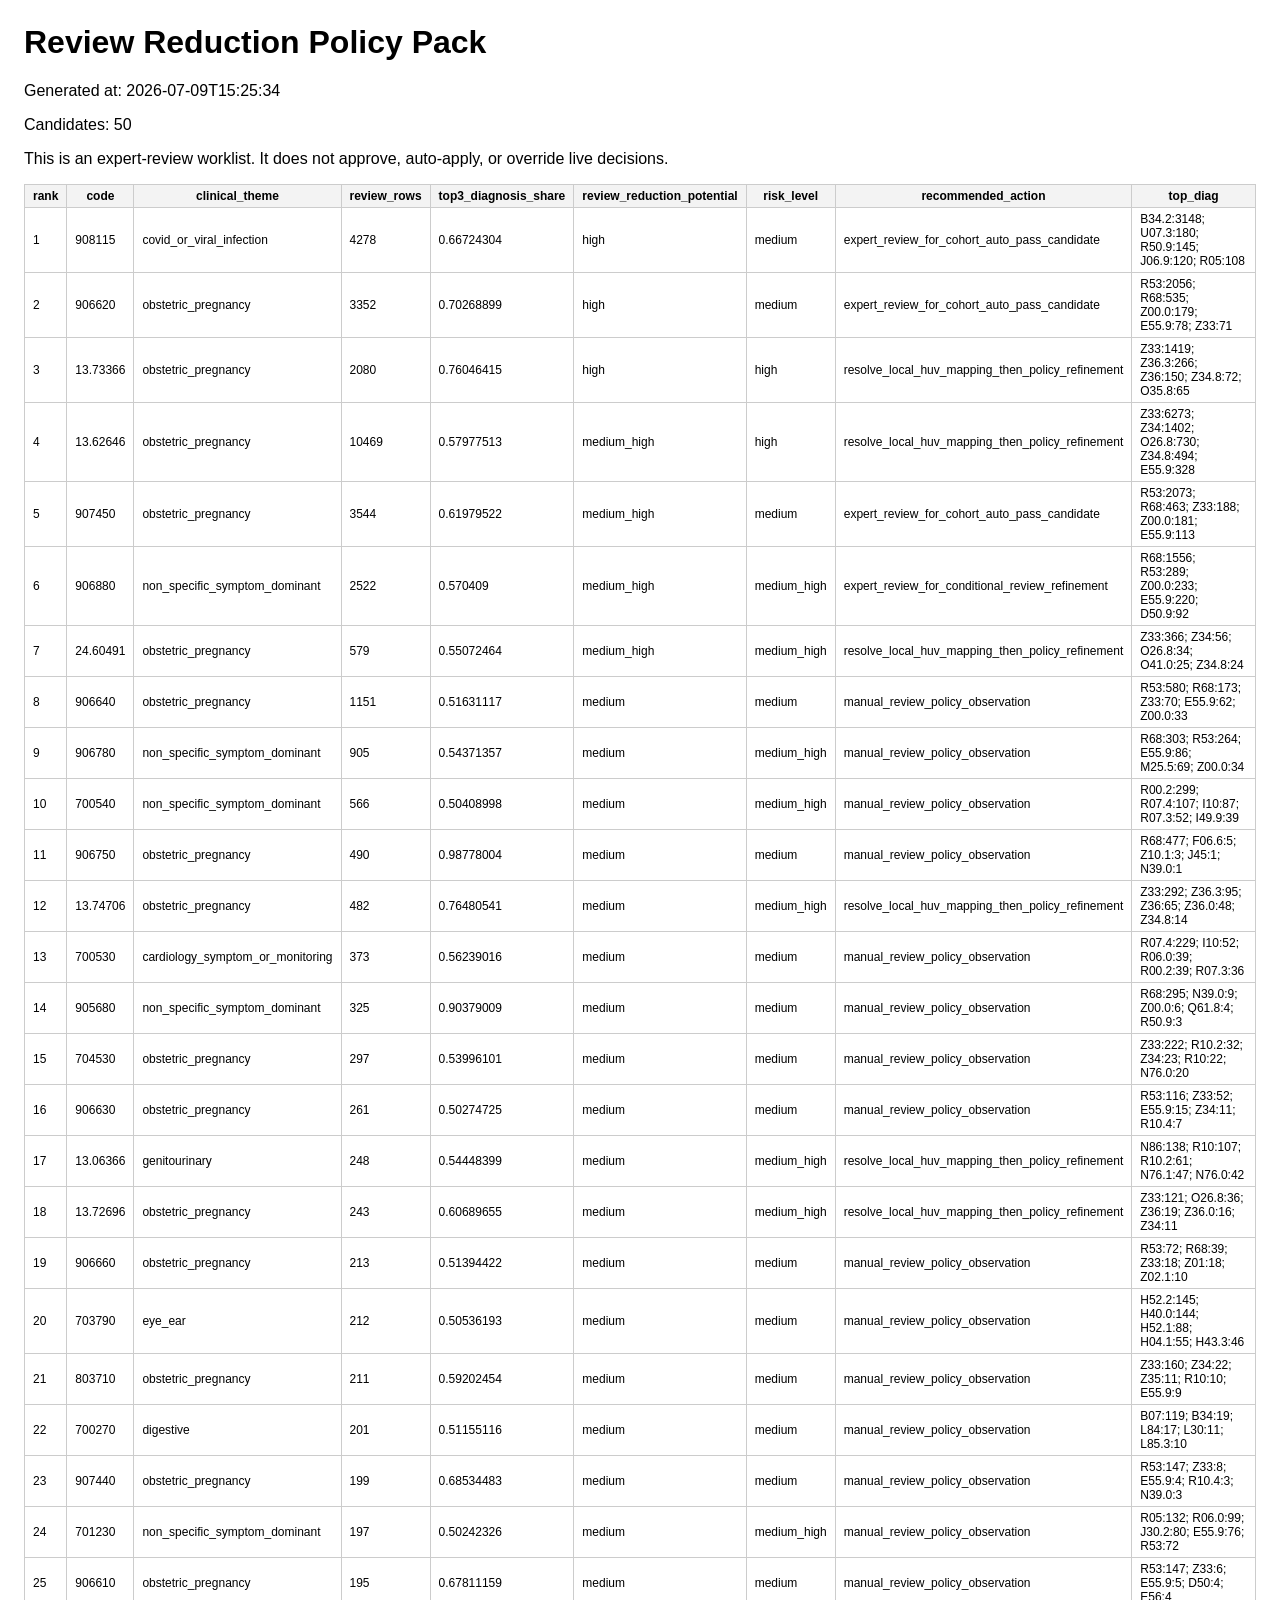
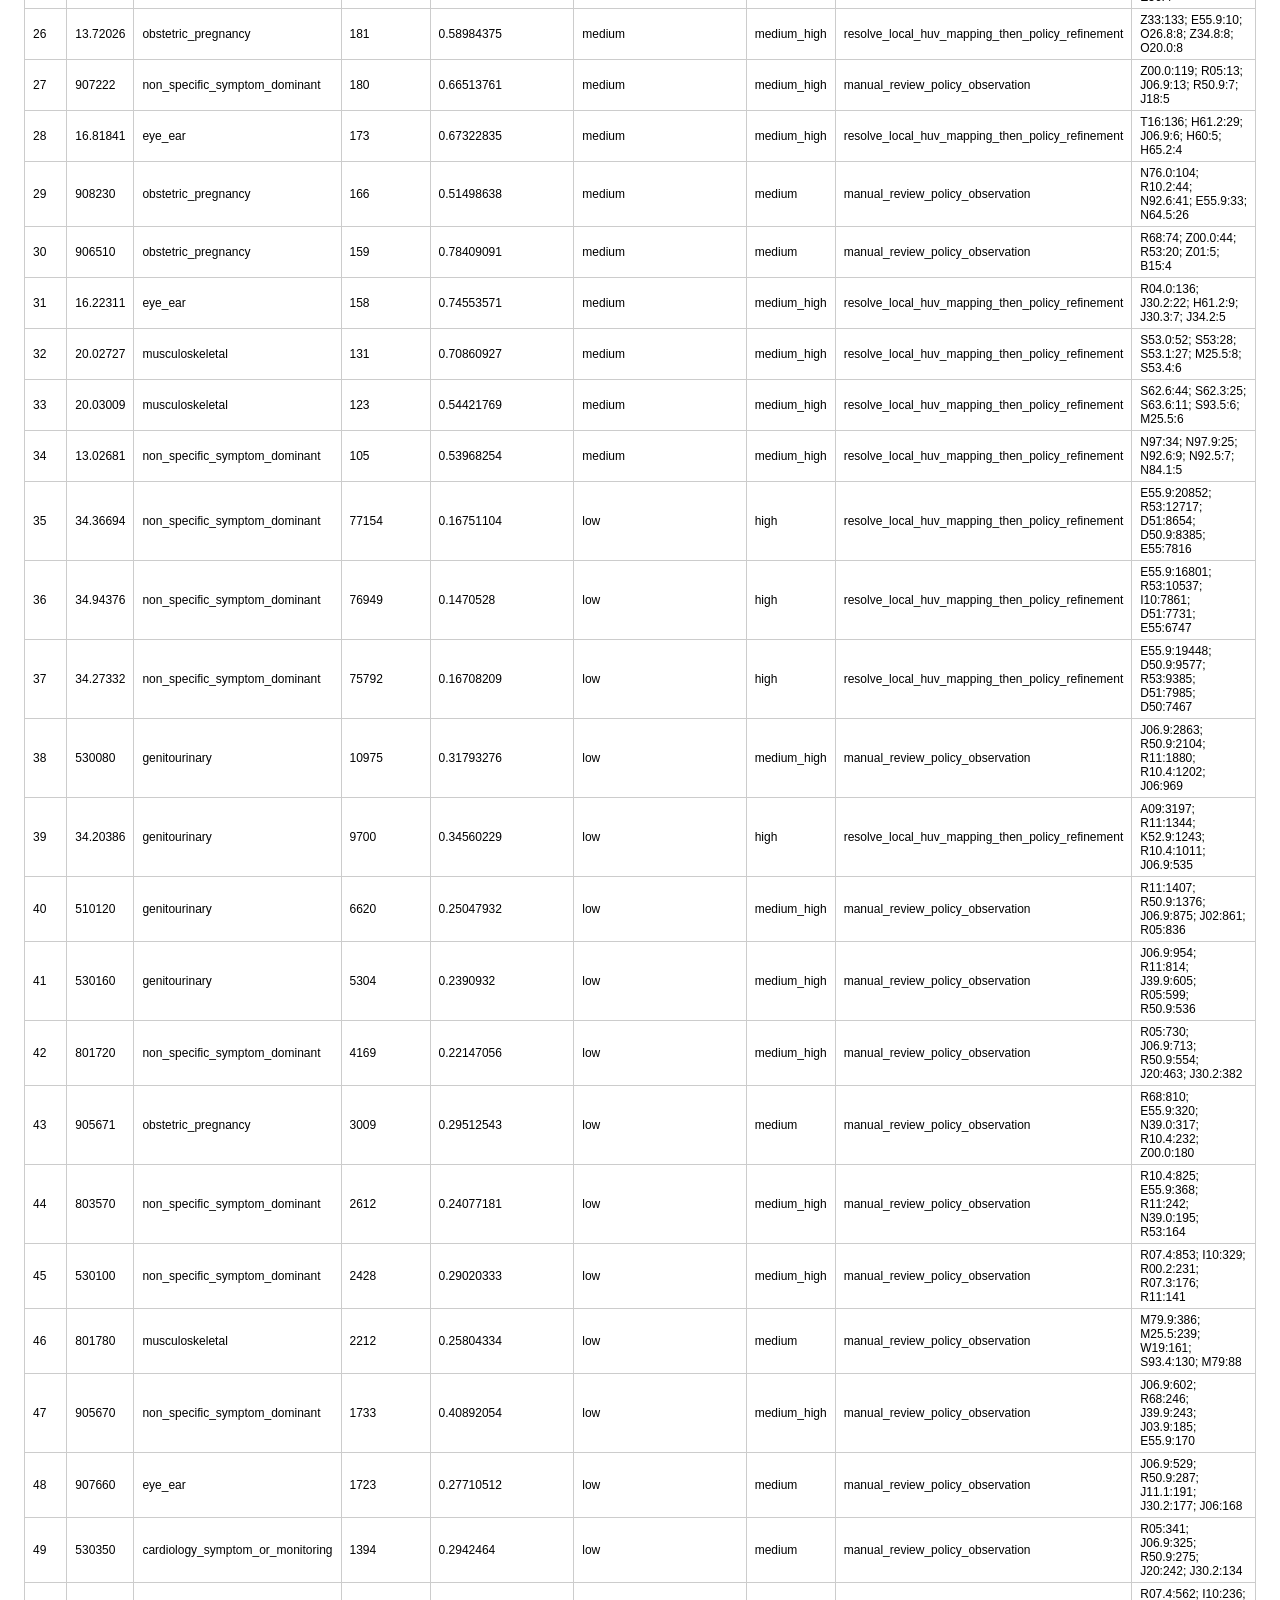
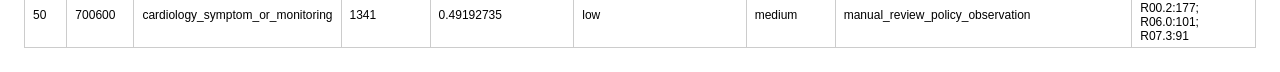
<file: data/handoffs/review_reduction_dgx_transfer_bundle_20260709/artifacts/review_reduction_policy_pack_20260709/review_reduction_policy_dashboard.html>
<!doctype html><html><head><meta charset='utf-8'><title>Review Reduction Policy Pack</title><style>body{font-family:Arial,sans-serif;margin:24px}table{border-collapse:collapse}td,th{border:1px solid #ccc;padding:4px 8px;font-size:12px}th{background:#f3f3f3}</style></head><body><h1>Review Reduction Policy Pack</h1><p>Generated at: 2026-07-09T15:25:34</p><p>Candidates: 50</p><p>This is an expert-review worklist. It does not approve, auto-apply, or override live decisions.</p><table><thead><tr><th>rank</th><th>code</th><th>clinical_theme</th><th>review_rows</th><th>top3_diagnosis_share</th><th>review_reduction_potential</th><th>risk_level</th><th>recommended_action</th><th>top_diag</th></tr></thead><tbody><tr><td>1</td><td>908115</td><td>covid_or_viral_infection</td><td>4278</td><td>0.66724304</td><td>high</td><td>medium</td><td>expert_review_for_cohort_auto_pass_candidate</td><td>B34.2:3148; U07.3:180; R50.9:145; J06.9:120; R05:108</td></tr><tr><td>2</td><td>906620</td><td>obstetric_pregnancy</td><td>3352</td><td>0.70268899</td><td>high</td><td>medium</td><td>expert_review_for_cohort_auto_pass_candidate</td><td>R53:2056; R68:535; Z00.0:179; E55.9:78; Z33:71</td></tr><tr><td>3</td><td>13.73366</td><td>obstetric_pregnancy</td><td>2080</td><td>0.76046415</td><td>high</td><td>high</td><td>resolve_local_huv_mapping_then_policy_refinement</td><td>Z33:1419; Z36.3:266; Z36:150; Z34.8:72; O35.8:65</td></tr><tr><td>4</td><td>13.62646</td><td>obstetric_pregnancy</td><td>10469</td><td>0.57977513</td><td>medium_high</td><td>high</td><td>resolve_local_huv_mapping_then_policy_refinement</td><td>Z33:6273; Z34:1402; O26.8:730; Z34.8:494; E55.9:328</td></tr><tr><td>5</td><td>907450</td><td>obstetric_pregnancy</td><td>3544</td><td>0.61979522</td><td>medium_high</td><td>medium</td><td>expert_review_for_cohort_auto_pass_candidate</td><td>R53:2073; R68:463; Z33:188; Z00.0:181; E55.9:113</td></tr><tr><td>6</td><td>906880</td><td>non_specific_symptom_dominant</td><td>2522</td><td>0.570409</td><td>medium_high</td><td>medium_high</td><td>expert_review_for_conditional_review_refinement</td><td>R68:1556; R53:289; Z00.0:233; E55.9:220; D50.9:92</td></tr><tr><td>7</td><td>24.60491</td><td>obstetric_pregnancy</td><td>579</td><td>0.55072464</td><td>medium_high</td><td>medium_high</td><td>resolve_local_huv_mapping_then_policy_refinement</td><td>Z33:366; Z34:56; O26.8:34; O41.0:25; Z34.8:24</td></tr><tr><td>8</td><td>906640</td><td>obstetric_pregnancy</td><td>1151</td><td>0.51631117</td><td>medium</td><td>medium</td><td>manual_review_policy_observation</td><td>R53:580; R68:173; Z33:70; E55.9:62; Z00.0:33</td></tr><tr><td>9</td><td>906780</td><td>non_specific_symptom_dominant</td><td>905</td><td>0.54371357</td><td>medium</td><td>medium_high</td><td>manual_review_policy_observation</td><td>R68:303; R53:264; E55.9:86; M25.5:69; Z00.0:34</td></tr><tr><td>10</td><td>700540</td><td>non_specific_symptom_dominant</td><td>566</td><td>0.50408998</td><td>medium</td><td>medium_high</td><td>manual_review_policy_observation</td><td>R00.2:299; R07.4:107; I10:87; R07.3:52; I49.9:39</td></tr><tr><td>11</td><td>906750</td><td>obstetric_pregnancy</td><td>490</td><td>0.98778004</td><td>medium</td><td>medium</td><td>manual_review_policy_observation</td><td>R68:477; F06.6:5; Z10.1:3; J45:1; N39.0:1</td></tr><tr><td>12</td><td>13.74706</td><td>obstetric_pregnancy</td><td>482</td><td>0.76480541</td><td>medium</td><td>medium_high</td><td>resolve_local_huv_mapping_then_policy_refinement</td><td>Z33:292; Z36.3:95; Z36:65; Z36.0:48; Z34.8:14</td></tr><tr><td>13</td><td>700530</td><td>cardiology_symptom_or_monitoring</td><td>373</td><td>0.56239016</td><td>medium</td><td>medium</td><td>manual_review_policy_observation</td><td>R07.4:229; I10:52; R06.0:39; R00.2:39; R07.3:36</td></tr><tr><td>14</td><td>905680</td><td>non_specific_symptom_dominant</td><td>325</td><td>0.90379009</td><td>medium</td><td>medium</td><td>manual_review_policy_observation</td><td>R68:295; N39.0:9; Z00.0:6; Q61.8:4; R50.9:3</td></tr><tr><td>15</td><td>704530</td><td>obstetric_pregnancy</td><td>297</td><td>0.53996101</td><td>medium</td><td>medium</td><td>manual_review_policy_observation</td><td>Z33:222; R10.2:32; Z34:23; R10:22; N76.0:20</td></tr><tr><td>16</td><td>906630</td><td>obstetric_pregnancy</td><td>261</td><td>0.50274725</td><td>medium</td><td>medium</td><td>manual_review_policy_observation</td><td>R53:116; Z33:52; E55.9:15; Z34:11; R10.4:7</td></tr><tr><td>17</td><td>13.06366</td><td>genitourinary</td><td>248</td><td>0.54448399</td><td>medium</td><td>medium_high</td><td>resolve_local_huv_mapping_then_policy_refinement</td><td>N86:138; R10:107; R10.2:61; N76.1:47; N76.0:42</td></tr><tr><td>18</td><td>13.72696</td><td>obstetric_pregnancy</td><td>243</td><td>0.60689655</td><td>medium</td><td>medium_high</td><td>resolve_local_huv_mapping_then_policy_refinement</td><td>Z33:121; O26.8:36; Z36:19; Z36.0:16; Z34:11</td></tr><tr><td>19</td><td>906660</td><td>obstetric_pregnancy</td><td>213</td><td>0.51394422</td><td>medium</td><td>medium</td><td>manual_review_policy_observation</td><td>R53:72; R68:39; Z33:18; Z01:18; Z02.1:10</td></tr><tr><td>20</td><td>703790</td><td>eye_ear</td><td>212</td><td>0.50536193</td><td>medium</td><td>medium</td><td>manual_review_policy_observation</td><td>H52.2:145; H40.0:144; H52.1:88; H04.1:55; H43.3:46</td></tr><tr><td>21</td><td>803710</td><td>obstetric_pregnancy</td><td>211</td><td>0.59202454</td><td>medium</td><td>medium</td><td>manual_review_policy_observation</td><td>Z33:160; Z34:22; Z35:11; R10:10; E55.9:9</td></tr><tr><td>22</td><td>700270</td><td>digestive</td><td>201</td><td>0.51155116</td><td>medium</td><td>medium</td><td>manual_review_policy_observation</td><td>B07:119; B34:19; L84:17; L30:11; L85.3:10</td></tr><tr><td>23</td><td>907440</td><td>obstetric_pregnancy</td><td>199</td><td>0.68534483</td><td>medium</td><td>medium</td><td>manual_review_policy_observation</td><td>R53:147; Z33:8; E55.9:4; R10.4:3; N39.0:3</td></tr><tr><td>24</td><td>701230</td><td>non_specific_symptom_dominant</td><td>197</td><td>0.50242326</td><td>medium</td><td>medium_high</td><td>manual_review_policy_observation</td><td>R05:132; R06.0:99; J30.2:80; E55.9:76; R53:72</td></tr><tr><td>25</td><td>906610</td><td>obstetric_pregnancy</td><td>195</td><td>0.67811159</td><td>medium</td><td>medium</td><td>manual_review_policy_observation</td><td>R53:147; Z33:6; E55.9:5; D50:4; E56:4</td></tr><tr><td>26</td><td>13.72026</td><td>obstetric_pregnancy</td><td>181</td><td>0.58984375</td><td>medium</td><td>medium_high</td><td>resolve_local_huv_mapping_then_policy_refinement</td><td>Z33:133; E55.9:10; O26.8:8; Z34.8:8; O20.0:8</td></tr><tr><td>27</td><td>907222</td><td>non_specific_symptom_dominant</td><td>180</td><td>0.66513761</td><td>medium</td><td>medium_high</td><td>manual_review_policy_observation</td><td>Z00.0:119; R05:13; J06.9:13; R50.9:7; J18:5</td></tr><tr><td>28</td><td>16.81841</td><td>eye_ear</td><td>173</td><td>0.67322835</td><td>medium</td><td>medium_high</td><td>resolve_local_huv_mapping_then_policy_refinement</td><td>T16:136; H61.2:29; J06.9:6; H60:5; H65.2:4</td></tr><tr><td>29</td><td>908230</td><td>obstetric_pregnancy</td><td>166</td><td>0.51498638</td><td>medium</td><td>medium</td><td>manual_review_policy_observation</td><td>N76.0:104; R10.2:44; N92.6:41; E55.9:33; N64.5:26</td></tr><tr><td>30</td><td>906510</td><td>obstetric_pregnancy</td><td>159</td><td>0.78409091</td><td>medium</td><td>medium</td><td>manual_review_policy_observation</td><td>R68:74; Z00.0:44; R53:20; Z01:5; B15:4</td></tr><tr><td>31</td><td>16.22311</td><td>eye_ear</td><td>158</td><td>0.74553571</td><td>medium</td><td>medium_high</td><td>resolve_local_huv_mapping_then_policy_refinement</td><td>R04.0:136; J30.2:22; H61.2:9; J30.3:7; J34.2:5</td></tr><tr><td>32</td><td>20.02727</td><td>musculoskeletal</td><td>131</td><td>0.70860927</td><td>medium</td><td>medium_high</td><td>resolve_local_huv_mapping_then_policy_refinement</td><td>S53.0:52; S53:28; S53.1:27; M25.5:8; S53.4:6</td></tr><tr><td>33</td><td>20.03009</td><td>musculoskeletal</td><td>123</td><td>0.54421769</td><td>medium</td><td>medium_high</td><td>resolve_local_huv_mapping_then_policy_refinement</td><td>S62.6:44; S62.3:25; S63.6:11; S93.5:6; M25.5:6</td></tr><tr><td>34</td><td>13.02681</td><td>non_specific_symptom_dominant</td><td>105</td><td>0.53968254</td><td>medium</td><td>medium_high</td><td>resolve_local_huv_mapping_then_policy_refinement</td><td>N97:34; N97.9:25; N92.6:9; N92.5:7; N84.1:5</td></tr><tr><td>35</td><td>34.36694</td><td>non_specific_symptom_dominant</td><td>77154</td><td>0.16751104</td><td>low</td><td>high</td><td>resolve_local_huv_mapping_then_policy_refinement</td><td>E55.9:20852; R53:12717; D51:8654; D50.9:8385; E55:7816</td></tr><tr><td>36</td><td>34.94376</td><td>non_specific_symptom_dominant</td><td>76949</td><td>0.1470528</td><td>low</td><td>high</td><td>resolve_local_huv_mapping_then_policy_refinement</td><td>E55.9:16801; R53:10537; I10:7861; D51:7731; E55:6747</td></tr><tr><td>37</td><td>34.27332</td><td>non_specific_symptom_dominant</td><td>75792</td><td>0.16708209</td><td>low</td><td>high</td><td>resolve_local_huv_mapping_then_policy_refinement</td><td>E55.9:19448; D50.9:9577; R53:9385; D51:7985; D50:7467</td></tr><tr><td>38</td><td>530080</td><td>genitourinary</td><td>10975</td><td>0.31793276</td><td>low</td><td>medium_high</td><td>manual_review_policy_observation</td><td>J06.9:2863; R50.9:2104; R11:1880; R10.4:1202; J06:969</td></tr><tr><td>39</td><td>34.20386</td><td>genitourinary</td><td>9700</td><td>0.34560229</td><td>low</td><td>high</td><td>resolve_local_huv_mapping_then_policy_refinement</td><td>A09:3197; R11:1344; K52.9:1243; R10.4:1011; J06.9:535</td></tr><tr><td>40</td><td>510120</td><td>genitourinary</td><td>6620</td><td>0.25047932</td><td>low</td><td>medium_high</td><td>manual_review_policy_observation</td><td>R11:1407; R50.9:1376; J06.9:875; J02:861; R05:836</td></tr><tr><td>41</td><td>530160</td><td>genitourinary</td><td>5304</td><td>0.2390932</td><td>low</td><td>medium_high</td><td>manual_review_policy_observation</td><td>J06.9:954; R11:814; J39.9:605; R05:599; R50.9:536</td></tr><tr><td>42</td><td>801720</td><td>non_specific_symptom_dominant</td><td>4169</td><td>0.22147056</td><td>low</td><td>medium_high</td><td>manual_review_policy_observation</td><td>R05:730; J06.9:713; R50.9:554; J20:463; J30.2:382</td></tr><tr><td>43</td><td>905671</td><td>obstetric_pregnancy</td><td>3009</td><td>0.29512543</td><td>low</td><td>medium</td><td>manual_review_policy_observation</td><td>R68:810; E55.9:320; N39.0:317; R10.4:232; Z00.0:180</td></tr><tr><td>44</td><td>803570</td><td>non_specific_symptom_dominant</td><td>2612</td><td>0.24077181</td><td>low</td><td>medium_high</td><td>manual_review_policy_observation</td><td>R10.4:825; E55.9:368; R11:242; N39.0:195; R53:164</td></tr><tr><td>45</td><td>530100</td><td>non_specific_symptom_dominant</td><td>2428</td><td>0.29020333</td><td>low</td><td>medium_high</td><td>manual_review_policy_observation</td><td>R07.4:853; I10:329; R00.2:231; R07.3:176; R11:141</td></tr><tr><td>46</td><td>801780</td><td>musculoskeletal</td><td>2212</td><td>0.25804334</td><td>low</td><td>medium</td><td>manual_review_policy_observation</td><td>M79.9:386; M25.5:239; W19:161; S93.4:130; M79:88</td></tr><tr><td>47</td><td>905670</td><td>non_specific_symptom_dominant</td><td>1733</td><td>0.40892054</td><td>low</td><td>medium_high</td><td>manual_review_policy_observation</td><td>J06.9:602; R68:246; J39.9:243; J03.9:185; E55.9:170</td></tr><tr><td>48</td><td>907660</td><td>eye_ear</td><td>1723</td><td>0.27710512</td><td>low</td><td>medium</td><td>manual_review_policy_observation</td><td>J06.9:529; R50.9:287; J11.1:191; J30.2:177; J06:168</td></tr><tr><td>49</td><td>530350</td><td>cardiology_symptom_or_monitoring</td><td>1394</td><td>0.2942464</td><td>low</td><td>medium</td><td>manual_review_policy_observation</td><td>R05:341; J06.9:325; R50.9:275; J20:242; J30.2:134</td></tr><tr><td>50</td><td>700600</td><td>cardiology_symptom_or_monitoring</td><td>1341</td><td>0.49192735</td><td>low</td><td>medium</td><td>manual_review_policy_observation</td><td>R07.4:562; I10:236; R00.2:177; R06.0:101; R07.3:91</td></tr></tbody></table></body></html>
</file>
